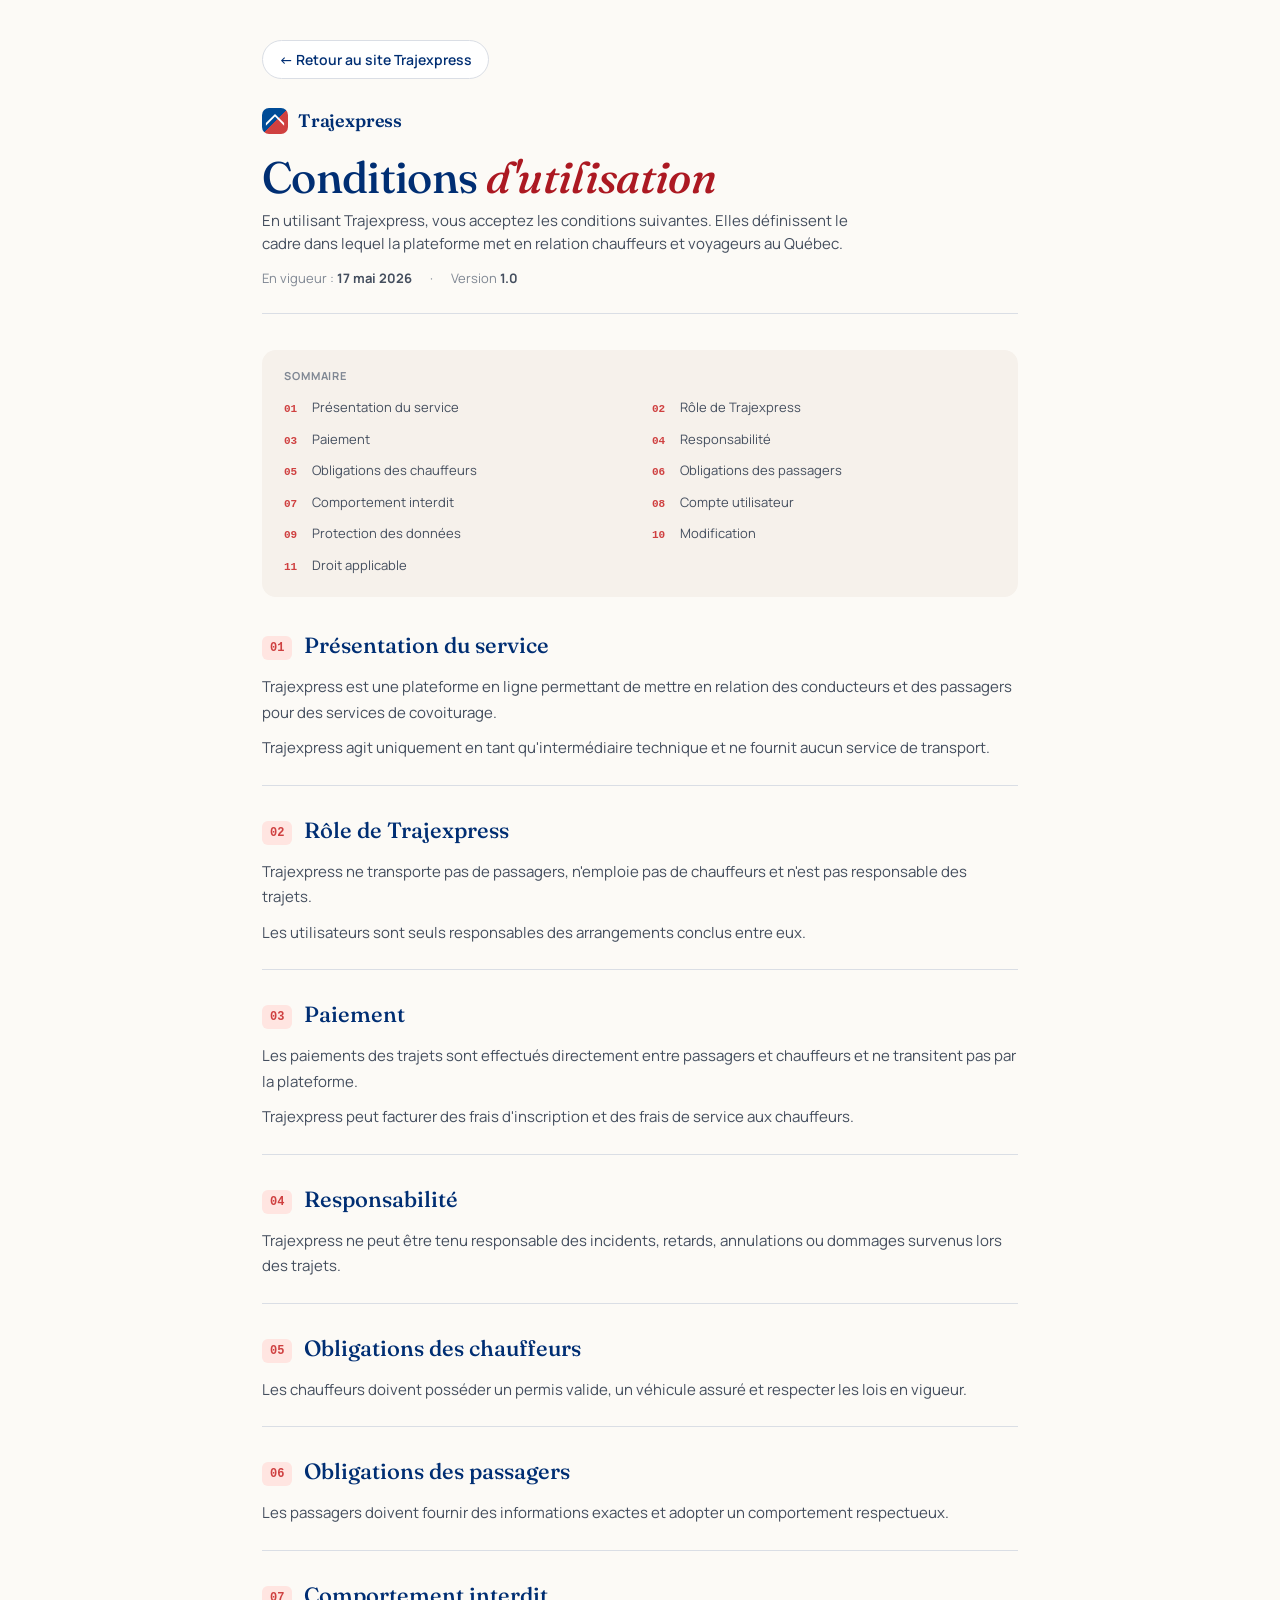
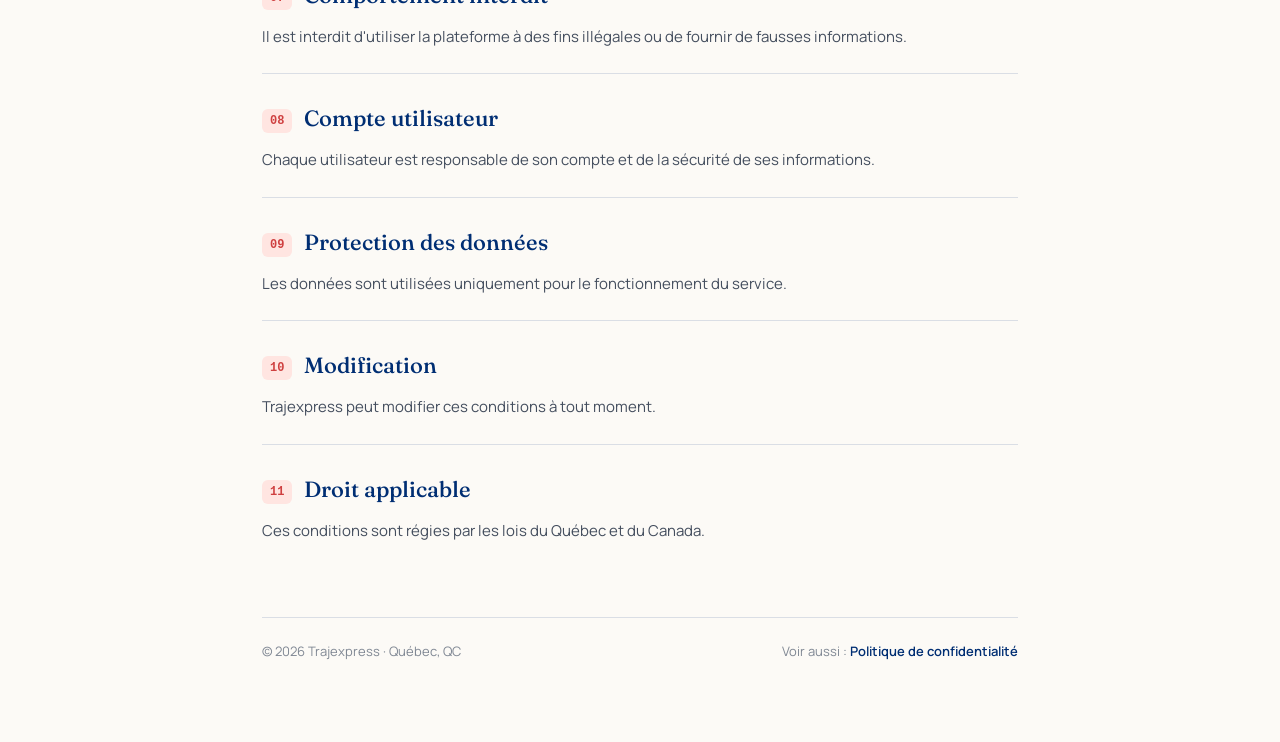
<file: Conditions.html>
<!DOCTYPE html>
<html lang="fr">
<head>
<meta charset="UTF-8">
<meta name="viewport" content="width=device-width, initial-scale=1">
<title>Conditions d'utilisation — Trajexpress</title>
<link rel="icon" type="image/svg+xml" href="favicon.svg">
<link rel="preconnect" href="https://fonts.googleapis.com">
<link rel="preconnect" href="https://fonts.gstatic.com" crossorigin>
<link href="https://fonts.googleapis.com/css2?family=Manrope:wght@400;500;600;700;800&family=Fraunces:ital,opsz,wght@0,9..144,400;0,9..144,500;0,9..144,600;1,9..144,400;1,9..144,500&display=swap" rel="stylesheet">
<link rel="stylesheet" href="styles.css">
<style>
  body { background: var(--bg); }
  .legal-page {
    max-width: 820px;
    margin: 0 auto;
    padding: 40px 32px 80px;
  }
  .legal-hero {
    padding: 28px 0 24px;
    border-bottom: 1px solid var(--line);
    margin-bottom: 36px;
  }
  .legal-hero h1 {
    font-family: var(--font-serif);
    font-weight: 500;
    font-size: 44px;
    line-height: 1.05;
    letter-spacing: -0.015em;
    margin: 14px 0 10px;
    color: var(--blue-deep);
  }
  .legal-hero h1 em { color: var(--red-deep); font-style: italic; }
  .legal-hero p {
    color: var(--ink-2);
    margin: 0;
    font-size: 15px;
    max-width: 620px;
  }
  .legal-meta {
    display: flex;
    gap: 18px;
    margin-top: 14px;
    color: var(--ink-3);
    font-size: 13px;
  }
  .legal-meta b { color: var(--ink-2); }

  /* ---- Table of contents ---- */
  .toc {
    background: var(--bg-soft);
    border-radius: var(--radius);
    padding: 18px 22px;
    margin-bottom: 32px;
  }
  .toc-title {
    font-size: 11px;
    font-weight: 700;
    letter-spacing: 0.08em;
    text-transform: uppercase;
    color: var(--ink-3);
    margin-bottom: 10px;
  }
  .toc-list {
    display: grid;
    grid-template-columns: 1fr 1fr;
    gap: 4px 24px;
  }
  .toc-list a {
    display: flex;
    align-items: baseline;
    gap: 10px;
    padding: 4px 0;
    color: var(--ink-2);
    font-size: 13px;
    text-decoration: none;
    transition: color 0.15s;
  }
  .toc-list a:hover { color: var(--blue-deep); }
  .toc-list a .n {
    font-family: var(--font-mono);
    color: var(--red);
    font-weight: 700;
    font-size: 11px;
    min-width: 18px;
  }

  /* ---- Sections ---- */
  .legal-section {
    margin-bottom: 28px;
    padding-bottom: 24px;
    border-bottom: 1px solid var(--line);
    scroll-margin-top: 24px;
  }
  .legal-section:last-of-type { border-bottom: none; }
  .legal-section h2 {
    font-family: var(--font-serif);
    font-weight: 500;
    font-size: 22px;
    color: var(--blue-deep);
    margin: 0 0 12px;
    display: flex;
    align-items: baseline;
    gap: 12px;
  }
  .legal-section h2 .num {
    font-family: var(--font-mono);
    font-size: 12px;
    color: var(--red);
    background: var(--red-soft);
    padding: 3px 8px;
    border-radius: 6px;
    font-weight: 700;
    position: relative;
    top: -2px;
    min-width: 28px;
    text-align: center;
  }
  .legal-section p {
    color: var(--ink-2);
    line-height: 1.7;
    font-size: 15px;
    margin: 0 0 10px;
  }
  .legal-section p:last-child { margin-bottom: 0; }

  .nav-back {
    display: inline-flex;
    align-items: center;
    gap: 8px;
    color: var(--blue-deep);
    font-weight: 600;
    font-size: 14px;
    padding: 8px 16px;
    border-radius: 999px;
    background: white;
    border: 1px solid var(--line);
  }
  .nav-back:hover { background: var(--bg-soft); }

  .brand-line {
    display: inline-flex;
    align-items: center;
    gap: 10px;
    font-family: var(--font-serif);
    font-weight: 600;
    font-size: 18px;
    letter-spacing: -0.01em;
    color: var(--blue-deep);
  }
  .brand-mark {
    width: 26px;
    height: 26px;
    border-radius: 7px;
    background: linear-gradient(135deg, var(--blue) 0%, var(--blue) 50%, var(--red) 50%, var(--red) 100%);
    position: relative;
  }
  .brand-mark::after {
    content: "";
    position: absolute;
    inset: 0;
    border-radius: inherit;
    background: white;
    clip-path: polygon(15% 60%, 50% 25%, 85% 60%, 85% 70%, 50% 35%, 15% 70%);
  }

  .footer-strip {
    margin-top: 50px;
    padding-top: 24px;
    border-top: 1px solid var(--line);
    display: flex;
    justify-content: space-between;
    align-items: center;
    color: var(--ink-3);
    font-size: 13px;
    flex-wrap: wrap;
    gap: 10px;
  }
  .footer-strip a {
    color: var(--blue-deep);
    text-decoration: none;
    font-weight: 600;
  }
  .footer-strip a:hover { text-decoration: underline; }

  @media (max-width: 600px) {
    .toc-list { grid-template-columns: 1fr; }
  }
</style>
</head>
<body>
<div class="legal-page">
  <a href="/" class="nav-back">← Retour au site Trajexpress</a>

  <header class="legal-hero">
    <div class="brand-line"><div class="brand-mark"></div>Trajexpress</div>
    <h1>Conditions <em>d'utilisation</em></h1>
    <p>En utilisant Trajexpress, vous acceptez les conditions suivantes. Elles définissent le cadre dans lequel la plateforme met en relation chauffeurs et voyageurs au Québec.</p>
    <div class="legal-meta">
      <span>En vigueur : <b>17 mai 2026</b></span>
      <span>·</span>
      <span>Version <b>1.0</b></span>
    </div>
  </header>

  <nav class="toc">
    <div class="toc-title">Sommaire</div>
    <div class="toc-list">
      <a href="#s1"><span class="n">01</span>Présentation du service</a>
      <a href="#s2"><span class="n">02</span>Rôle de Trajexpress</a>
      <a href="#s3"><span class="n">03</span>Paiement</a>
      <a href="#s4"><span class="n">04</span>Responsabilité</a>
      <a href="#s5"><span class="n">05</span>Obligations des chauffeurs</a>
      <a href="#s6"><span class="n">06</span>Obligations des passagers</a>
      <a href="#s7"><span class="n">07</span>Comportement interdit</a>
      <a href="#s8"><span class="n">08</span>Compte utilisateur</a>
      <a href="#s9"><span class="n">09</span>Protection des données</a>
      <a href="#s10"><span class="n">10</span>Modification</a>
      <a href="#s11"><span class="n">11</span>Droit applicable</a>
    </div>
  </nav>

  <section class="legal-section" id="s1">
    <h2><span class="num">01</span>Présentation du service</h2>
    <p>Trajexpress est une plateforme en ligne permettant de mettre en relation des conducteurs et des passagers pour des services de covoiturage.</p>
    <p>Trajexpress agit uniquement en tant qu'intermédiaire technique et ne fournit aucun service de transport.</p>
  </section>

  <section class="legal-section" id="s2">
    <h2><span class="num">02</span>Rôle de Trajexpress</h2>
    <p>Trajexpress ne transporte pas de passagers, n'emploie pas de chauffeurs et n'est pas responsable des trajets.</p>
    <p>Les utilisateurs sont seuls responsables des arrangements conclus entre eux.</p>
  </section>

  <section class="legal-section" id="s3">
    <h2><span class="num">03</span>Paiement</h2>
    <p>Les paiements des trajets sont effectués directement entre passagers et chauffeurs et ne transitent pas par la plateforme.</p>
    <p>Trajexpress peut facturer des frais d'inscription et des frais de service aux chauffeurs.</p>
  </section>

  <section class="legal-section" id="s4">
    <h2><span class="num">04</span>Responsabilité</h2>
    <p>Trajexpress ne peut être tenu responsable des incidents, retards, annulations ou dommages survenus lors des trajets.</p>
  </section>

  <section class="legal-section" id="s5">
    <h2><span class="num">05</span>Obligations des chauffeurs</h2>
    <p>Les chauffeurs doivent posséder un permis valide, un véhicule assuré et respecter les lois en vigueur.</p>
  </section>

  <section class="legal-section" id="s6">
    <h2><span class="num">06</span>Obligations des passagers</h2>
    <p>Les passagers doivent fournir des informations exactes et adopter un comportement respectueux.</p>
  </section>

  <section class="legal-section" id="s7">
    <h2><span class="num">07</span>Comportement interdit</h2>
    <p>Il est interdit d'utiliser la plateforme à des fins illégales ou de fournir de fausses informations.</p>
  </section>

  <section class="legal-section" id="s8">
    <h2><span class="num">08</span>Compte utilisateur</h2>
    <p>Chaque utilisateur est responsable de son compte et de la sécurité de ses informations.</p>
  </section>

  <section class="legal-section" id="s9">
    <h2><span class="num">09</span>Protection des données</h2>
    <p>Les données sont utilisées uniquement pour le fonctionnement du service.</p>
  </section>

  <section class="legal-section" id="s10">
    <h2><span class="num">10</span>Modification</h2>
    <p>Trajexpress peut modifier ces conditions à tout moment.</p>
  </section>

  <section class="legal-section" id="s11">
    <h2><span class="num">11</span>Droit applicable</h2>
    <p>Ces conditions sont régies par les lois du Québec et du Canada.</p>
  </section>

  <div class="footer-strip">
    <span>© 2026 Trajexpress · Québec, QC</span>
    <span>Voir aussi : <a href="Confidentialite.html">Politique de confidentialité</a></span>
  </div>
</div>
</body>
</html>
</file>
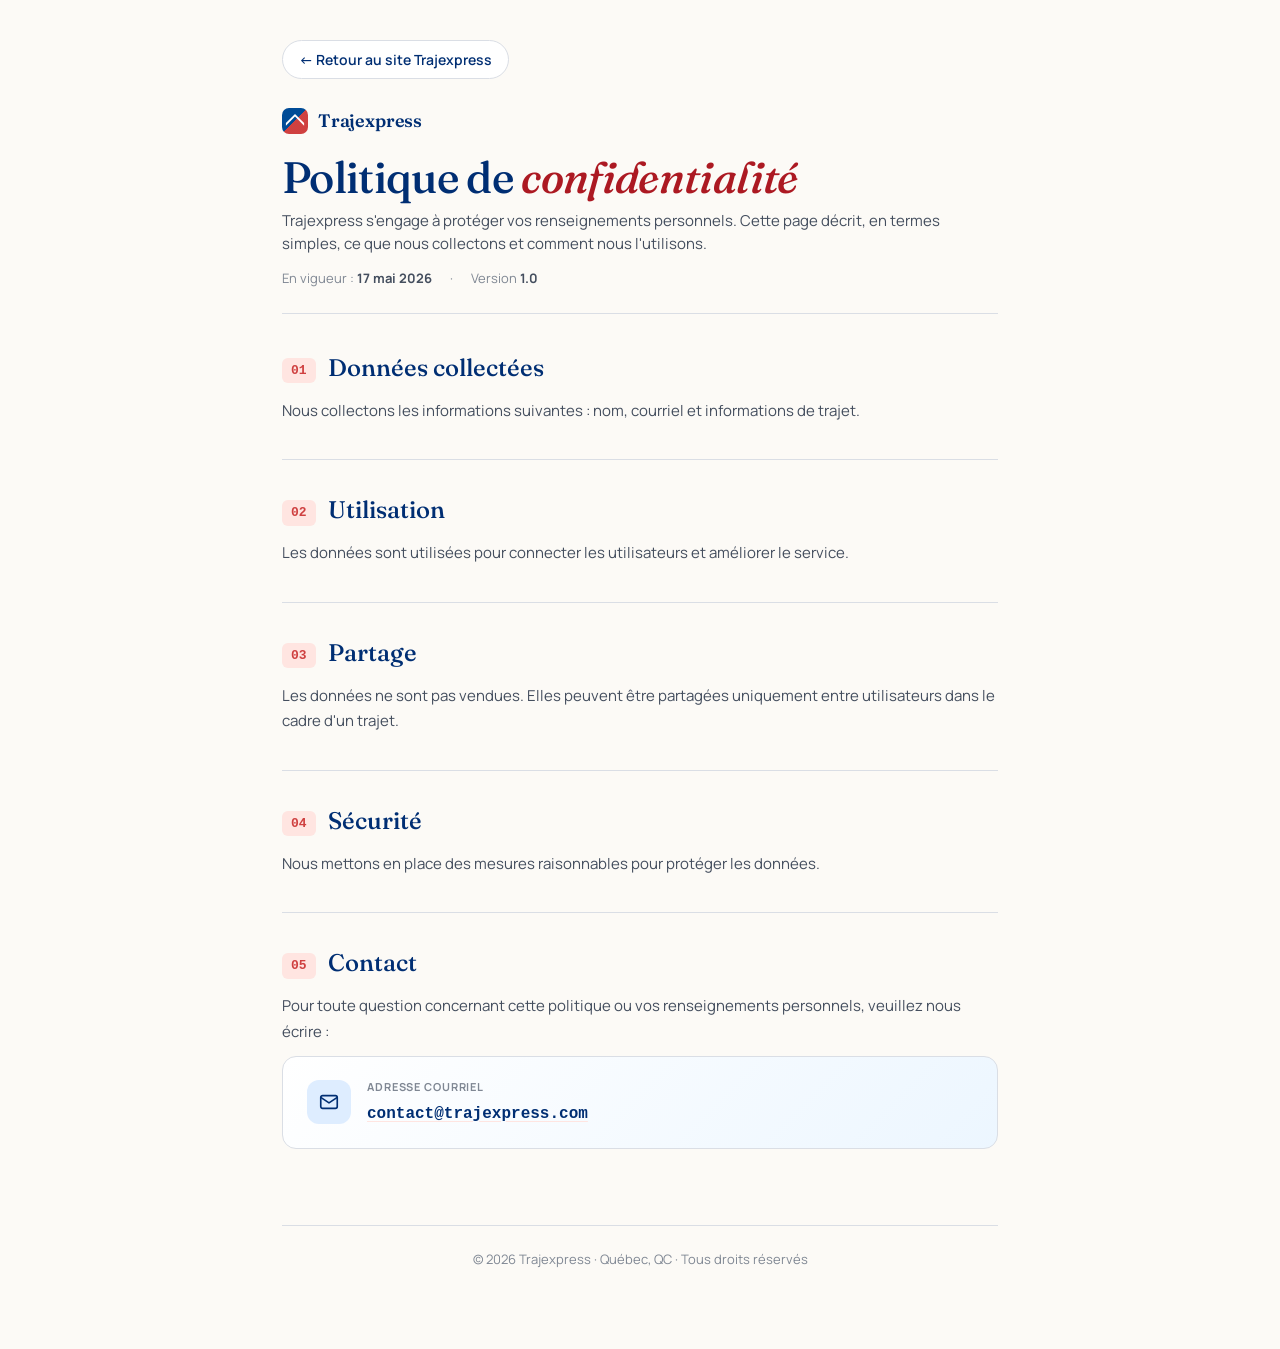
<file: Confidentialite.html>
<!DOCTYPE html>
<html lang="fr">
<head>
<meta charset="UTF-8">
<meta name="viewport" content="width=device-width, initial-scale=1">
<title>Politique de confidentialité — Trajexpress</title>
<link rel="icon" type="image/svg+xml" href="favicon.svg">
<link rel="preconnect" href="https://fonts.googleapis.com">
<link rel="preconnect" href="https://fonts.gstatic.com" crossorigin>
<link href="https://fonts.googleapis.com/css2?family=Manrope:wght@400;500;600;700;800&family=Fraunces:ital,opsz,wght@0,9..144,400;0,9..144,500;0,9..144,600;1,9..144,400;1,9..144,500&display=swap" rel="stylesheet">
<link rel="stylesheet" href="styles.css">
<style>
  body { background: var(--bg); }
  .legal-page {
    max-width: 780px;
    margin: 0 auto;
    padding: 40px 32px 80px;
  }
  .legal-hero {
    padding: 28px 0 24px;
    border-bottom: 1px solid var(--line);
    margin-bottom: 36px;
  }
  .legal-hero h1 {
    font-family: var(--font-serif);
    font-weight: 500;
    font-size: 44px;
    line-height: 1.05;
    letter-spacing: -0.015em;
    margin: 14px 0 10px;
    color: var(--blue-deep);
  }
  .legal-hero h1 em { color: var(--red-deep); font-style: italic; }
  .legal-hero p {
    color: var(--ink-2);
    margin: 0;
    font-size: 15px;
  }
  .legal-meta {
    display: flex;
    gap: 18px;
    margin-top: 14px;
    color: var(--ink-3);
    font-size: 13px;
  }
  .legal-meta b { color: var(--ink-2); }

  .legal-section {
    margin-bottom: 32px;
    padding-bottom: 26px;
    border-bottom: 1px solid var(--line);
  }
  .legal-section:last-of-type { border-bottom: none; }
  .legal-section h2 {
    font-family: var(--font-serif);
    font-weight: 500;
    font-size: 24px;
    color: var(--blue-deep);
    margin: 0 0 12px;
    display: flex;
    align-items: baseline;
    gap: 12px;
  }
  .legal-section h2 .num {
    font-family: var(--font-mono);
    font-size: 13px;
    color: var(--red);
    background: var(--red-soft);
    padding: 3px 9px;
    border-radius: 6px;
    font-weight: 700;
    position: relative;
    top: -2px;
  }
  .legal-section p {
    color: var(--ink-2);
    line-height: 1.7;
    font-size: 15px;
    margin: 0 0 10px;
  }
  .legal-section a {
    color: var(--blue-deep);
    font-weight: 600;
    text-decoration: underline;
    text-decoration-color: var(--red-soft);
    text-underline-offset: 3px;
  }
  .legal-section a:hover { text-decoration-color: var(--red); }

  .contact-card {
    background: linear-gradient(135deg, white 0%, var(--blue-tint) 100%);
    border: 1px solid var(--line);
    border-radius: var(--radius);
    padding: 22px 24px;
    margin-top: 12px;
    display: flex;
    align-items: center;
    gap: 16px;
  }
  .contact-card .icon {
    width: 44px; height: 44px;
    border-radius: 12px;
    background: var(--blue-soft);
    display: flex;
    align-items: center;
    justify-content: center;
    color: var(--blue-deep);
    flex-shrink: 0;
  }
  .contact-card .label {
    font-size: 11px;
    font-weight: 700;
    letter-spacing: 0.08em;
    text-transform: uppercase;
    color: var(--ink-3);
  }
  .contact-card .email {
    font-family: var(--font-mono);
    font-size: 16px;
    font-weight: 600;
    color: var(--blue-deep);
    margin-top: 2px;
  }

  .nav-back {
    display: inline-flex;
    align-items: center;
    gap: 8px;
    color: var(--blue-deep);
    font-weight: 600;
    font-size: 14px;
    padding: 8px 16px;
    border-radius: 999px;
    background: white;
    border: 1px solid var(--line);
  }
  .nav-back:hover { background: var(--bg-soft); }

  .brand-line {
    display: inline-flex;
    align-items: center;
    gap: 10px;
    font-family: var(--font-serif);
    font-weight: 600;
    font-size: 18px;
    letter-spacing: -0.01em;
    color: var(--blue-deep);
  }
  .brand-mark {
    width: 26px;
    height: 26px;
    border-radius: 7px;
    background: linear-gradient(135deg, var(--blue) 0%, var(--blue) 50%, var(--red) 50%, var(--red) 100%);
    position: relative;
  }
  .brand-mark::after {
    content: "";
    position: absolute;
    inset: 0;
    border-radius: inherit;
    background: white;
    clip-path: polygon(15% 60%, 50% 25%, 85% 60%, 85% 70%, 50% 35%, 15% 70%);
  }

  .footer-strip {
    margin-top: 50px;
    padding-top: 24px;
    border-top: 1px solid var(--line);
    text-align: center;
    color: var(--ink-3);
    font-size: 13px;
  }
</style>
</head>
<body>
<div class="legal-page">
  <a href="/" class="nav-back">← Retour au site Trajexpress</a>

  <header class="legal-hero">
    <div class="brand-line"><div class="brand-mark"></div>Trajexpress</div>
    <h1>Politique de <em>confidentialité</em></h1>
    <p>Trajexpress s'engage à protéger vos renseignements personnels. Cette page décrit, en termes simples, ce que nous collectons et comment nous l'utilisons.</p>
    <div class="legal-meta">
      <span>En vigueur : <b>17 mai 2026</b></span>
      <span>·</span>
      <span>Version <b>1.0</b></span>
    </div>
  </header>

  <section class="legal-section">
    <h2><span class="num">01</span>Données collectées</h2>
    <p>Nous collectons les informations suivantes : nom, courriel et informations de trajet.</p>
  </section>

  <section class="legal-section">
    <h2><span class="num">02</span>Utilisation</h2>
    <p>Les données sont utilisées pour connecter les utilisateurs et améliorer le service.</p>
  </section>

  <section class="legal-section">
    <h2><span class="num">03</span>Partage</h2>
    <p>Les données ne sont pas vendues. Elles peuvent être partagées uniquement entre utilisateurs dans le cadre d'un trajet.</p>
  </section>

  <section class="legal-section">
    <h2><span class="num">04</span>Sécurité</h2>
    <p>Nous mettons en place des mesures raisonnables pour protéger les données.</p>
  </section>

  <section class="legal-section">
    <h2><span class="num">05</span>Contact</h2>
    <p>Pour toute question concernant cette politique ou vos renseignements personnels, veuillez nous écrire :</p>
    <div class="contact-card">
      <div class="icon">
        <svg width="22" height="22" viewBox="0 0 24 24" fill="none">
          <rect x="3" y="5" width="18" height="14" rx="2" stroke="currentColor" stroke-width="1.8"/>
          <path d="M3 7l9 6 9-6" stroke="currentColor" stroke-width="1.8" stroke-linejoin="round"/>
        </svg>
      </div>
      <div>
        <div class="label">Adresse courriel</div>
        <a class="email" href="mailto:contact@trajexpress.com">contact@trajexpress.com</a>
      </div>
    </div>
  </section>

  <div class="footer-strip">
    © 2026 Trajexpress · Québec, QC · Tous droits réservés
  </div>
</div>
</body>
</html>
</file>
<file: styles.css>
/* Trajexpress — palette + base */
:root {
  --bg: oklch(0.985 0.005 80);
  --bg-soft: oklch(0.96 0.01 75);
  --bg-card: #ffffff;
  --ink: oklch(0.22 0.03 260);
  --ink-2: oklch(0.42 0.03 260);
  --ink-3: oklch(0.62 0.02 260);
  --line: oklch(0.9 0.01 260);
  --line-strong: oklch(0.82 0.015 260);

  --blue: oklch(0.42 0.14 255);
  --blue-deep: oklch(0.32 0.13 258);
  --blue-soft: oklch(0.94 0.03 255);
  --blue-tint: oklch(0.97 0.02 255);

  --red: oklch(0.58 0.18 25);
  --red-deep: oklch(0.48 0.18 25);
  --red-soft: oklch(0.95 0.04 25);

  --gold: oklch(0.78 0.12 80);
  --green: oklch(0.58 0.12 155);

  --radius: 14px;
  --radius-sm: 10px;
  --radius-lg: 22px;

  --shadow-sm: 0 1px 2px rgba(20, 25, 60, 0.04), 0 1px 1px rgba(20, 25, 60, 0.03);
  --shadow: 0 2px 6px rgba(20, 25, 60, 0.06), 0 8px 24px -8px rgba(20, 25, 60, 0.08);
  --shadow-lg: 0 12px 40px -8px rgba(30, 40, 90, 0.18);

  --font-sans: "Manrope", -apple-system, BlinkMacSystemFont, system-ui, sans-serif;
  --font-serif: "Fraunces", "Times New Roman", serif;
  --font-mono: "JetBrains Mono", ui-monospace, "SF Mono", monospace;
}

* { box-sizing: border-box; }

html, body {
  margin: 0;
  padding: 0;
  background: var(--bg);
  color: var(--ink);
  font-family: var(--font-sans);
  font-size: 15px;
  line-height: 1.5;
  -webkit-font-smoothing: antialiased;
  text-rendering: optimizeLegibility;
}

button {
  font-family: inherit;
  cursor: pointer;
  border: none;
  background: none;
  color: inherit;
}

input, select, textarea {
  font-family: inherit;
  font-size: inherit;
  color: inherit;
}

a { color: inherit; text-decoration: none; }

/* ---------- App shell ---------- */
.app {
  min-height: 100vh;
  display: flex;
  flex-direction: column;
}

/* ---------- Header ---------- */
.header {
  position: sticky;
  top: 0;
  z-index: 50;
  background: rgba(253, 250, 246, 0.85);
  backdrop-filter: saturate(140%) blur(10px);
  border-bottom: 1px solid var(--line);
}
.header-inner {
  max-width: 1280px;
  margin: 0 auto;
  padding: 14px 28px;
  display: flex;
  align-items: center;
  gap: 36px;
}
.brand {
  display: flex;
  align-items: center;
  gap: 10px;
  font-family: var(--font-serif);
  font-weight: 600;
  font-size: 22px;
  letter-spacing: -0.01em;
  color: var(--blue-deep);
}
.brand-mark {
  width: 30px;
  height: 30px;
  border-radius: 8px;
  background: linear-gradient(135deg, var(--blue) 0%, var(--blue) 50%, var(--red) 50%, var(--red) 100%);
  position: relative;
}
.brand-mark::after {
  content: "";
  position: absolute;
  inset: 0;
  border-radius: inherit;
  background: white;
  clip-path: polygon(15% 60%, 50% 25%, 85% 60%, 85% 70%, 50% 35%, 15% 70%);
}
.brand sup {
  font-family: var(--font-sans);
  font-size: 9px;
  font-weight: 700;
  letter-spacing: 0.1em;
  color: var(--red);
  margin-left: 4px;
  text-transform: uppercase;
}
.nav {
  display: flex;
  gap: 4px;
  margin-left: auto;
  align-items: center;
}
.nav-link {
  padding: 8px 14px;
  border-radius: 999px;
  font-size: 14px;
  font-weight: 500;
  color: var(--ink-2);
  transition: all 0.15s;
}
.nav-link:hover { background: var(--blue-tint); color: var(--blue-deep); }
.nav-link.active { background: var(--blue-soft); color: var(--blue-deep); }

/* ---------- Buttons ---------- */
.btn {
  display: inline-flex;
  align-items: center;
  justify-content: center;
  gap: 8px;
  padding: 10px 18px;
  border-radius: 999px;
  font-size: 14px;
  font-weight: 600;
  transition: all 0.15s;
  white-space: nowrap;
}
.btn-primary {
  background: var(--blue);
  color: white;
}
.btn-primary:hover { background: var(--blue-deep); }
.btn-red {
  background: var(--red);
  color: white;
}
.btn-red:hover { background: var(--red-deep); }
.btn-ghost {
  background: transparent;
  color: var(--ink);
  border: 1px solid var(--line-strong);
}
.btn-ghost:hover { background: var(--bg-soft); }
.btn-text {
  padding: 8px 12px;
  color: var(--blue-deep);
}
.btn-text:hover { background: var(--blue-tint); }
.btn-lg {
  padding: 14px 24px;
  font-size: 15px;
}
.btn-block { width: 100%; }
.btn:disabled { opacity: 0.5; cursor: not-allowed; }

/* ---------- Page container ---------- */
.page {
  max-width: 1280px;
  margin: 0 auto;
  padding: 28px;
  width: 100%;
  flex: 1;
}
.page-narrow {
  max-width: 720px;
}

/* ---------- Cards & forms ---------- */
.card {
  background: var(--bg-card);
  border: 1px solid var(--line);
  border-radius: var(--radius);
  padding: 22px;
}
.card-soft {
  background: var(--bg-soft);
  border-radius: var(--radius);
  padding: 20px;
}

.label {
  display: block;
  font-size: 12px;
  font-weight: 600;
  text-transform: uppercase;
  letter-spacing: 0.06em;
  color: var(--ink-2);
  margin-bottom: 6px;
}
.input, .select, .textarea {
  width: 100%;
  padding: 11px 14px;
  background: white;
  border: 1px solid var(--line-strong);
  border-radius: var(--radius-sm);
  font-size: 14px;
  color: var(--ink);
  transition: border 0.15s, box-shadow 0.15s;
}
.input:focus, .select:focus, .textarea:focus {
  outline: none;
  border-color: var(--blue);
  box-shadow: 0 0 0 4px var(--blue-tint);
}
.textarea { min-height: 90px; resize: vertical; }
.field { margin-bottom: 14px; }
.field-row { display: grid; grid-template-columns: 1fr 1fr; gap: 12px; }
.help {
  font-size: 12px;
  color: var(--ink-3);
  margin-top: 6px;
}

/* ---------- Pills, badges ---------- */
.pill {
  display: inline-flex;
  align-items: center;
  gap: 6px;
  padding: 4px 10px;
  border-radius: 999px;
  font-size: 12px;
  font-weight: 600;
  background: var(--bg-soft);
  color: var(--ink-2);
}
.pill-blue { background: var(--blue-soft); color: var(--blue-deep); }
.pill-red { background: var(--red-soft); color: var(--red-deep); }
.pill-green { background: oklch(0.94 0.04 155); color: oklch(0.42 0.13 155); }
.pill-gold { background: oklch(0.95 0.05 80); color: oklch(0.52 0.13 80); }
.pill-ink { background: var(--ink); color: white; }

.dot {
  width: 7px;
  height: 7px;
  border-radius: 50%;
  background: currentColor;
}

/* ---------- Hero ---------- */
.hero {
  background:
    radial-gradient(ellipse at 80% 10%, oklch(0.94 0.06 25 / 0.5) 0%, transparent 60%),
    radial-gradient(ellipse at 10% 90%, oklch(0.92 0.06 255 / 0.5) 0%, transparent 55%),
    linear-gradient(180deg, var(--bg) 0%, var(--bg-soft) 100%);
  padding: 56px 28px 80px;
  border-bottom: 1px solid var(--line);
  position: relative;
  overflow: hidden;
}
.hero-inner {
  max-width: 1280px;
  margin: 0 auto;
}
.hero-eyebrow {
  display: inline-flex;
  align-items: center;
  gap: 10px;
  padding: 6px 14px 6px 6px;
  background: white;
  border: 1px solid var(--line);
  border-radius: 999px;
  font-size: 13px;
  color: var(--ink-2);
  margin-bottom: 22px;
}
.hero-eyebrow .pill-blue { padding: 3px 9px; }
.hero h1 {
  font-family: var(--font-serif);
  font-weight: 500;
  font-size: clamp(40px, 5.5vw, 64px);
  line-height: 1.02;
  letter-spacing: -0.02em;
  margin: 0 0 18px;
  color: var(--blue-deep);
  max-width: 880px;
  text-wrap: balance;
}
.hero h1 em {
  font-style: italic;
  color: var(--red-deep);
  font-weight: 400;
}
.hero-sub {
  font-size: 18px;
  color: var(--ink-2);
  max-width: 580px;
  margin: 0 0 32px;
  line-height: 1.5;
}

/* ---------- Search bar ---------- */
.search-bar {
  background: white;
  border: 1px solid var(--line);
  border-radius: 20px;
  padding: 8px;
  display: grid;
  grid-template-columns: 1.2fr 1.2fr 1fr 0.8fr auto;
  gap: 2px;
  align-items: stretch;
  box-shadow: var(--shadow-lg);
  position: relative;
}
.search-bar::before {
  content: "";
  position: absolute;
  inset: -3px;
  border-radius: 22px;
  border: 1px solid var(--red-soft);
  pointer-events: none;
  z-index: -1;
}
.search-cell {
  padding: 12px 18px;
  display: flex;
  flex-direction: column;
  justify-content: center;
  border-right: 1px solid var(--line);
  position: relative;
}
.search-cell:last-of-type { border-right: none; }
.search-cell-label {
  font-size: 11px;
  font-weight: 700;
  text-transform: uppercase;
  letter-spacing: 0.08em;
  color: var(--ink-3);
  margin-bottom: 4px;
}
.search-cell input,
.search-cell select {
  border: none;
  background: transparent;
  font-size: 16px;
  font-weight: 600;
  color: var(--ink);
  padding: 0;
  width: 100%;
}
.search-cell input:focus,
.search-cell select:focus { outline: none; }
.search-cell input::placeholder { color: var(--ink-3); font-weight: 500; }
.search-submit {
  display: flex;
  align-items: center;
  justify-content: center;
  padding: 0 12px;
}
.search-submit button {
  height: 100%;
  width: 64px;
  border-radius: 14px;
  background: var(--red);
  color: white;
  font-weight: 700;
  font-size: 13px;
  letter-spacing: 0.04em;
  text-transform: uppercase;
  transition: background 0.15s;
}
.search-submit button:hover { background: var(--red-deep); }

/* ---------- Hero meta strip ---------- */
.hero-meta {
  margin-top: 36px;
  display: flex;
  gap: 32px;
  flex-wrap: wrap;
  color: var(--ink-2);
  font-size: 14px;
}
.hero-meta b { color: var(--blue-deep); font-weight: 700; font-size: 22px; font-family: var(--font-serif); }

/* ---------- Sections ---------- */
.section { padding: 56px 0; }
.section-title {
  font-family: var(--font-serif);
  font-weight: 500;
  font-size: 32px;
  letter-spacing: -0.01em;
  margin: 0 0 28px;
  color: var(--blue-deep);
}
.section-title em { color: var(--red-deep); font-style: italic; }

/* ---------- Popular routes grid ---------- */
.routes-grid {
  display: grid;
  grid-template-columns: repeat(4, 1fr);
  gap: 12px;
}
.route-tile {
  background: white;
  border: 1px solid var(--line);
  border-radius: var(--radius);
  padding: 18px;
  text-align: left;
  transition: all 0.15s;
  display: flex;
  flex-direction: column;
  gap: 8px;
}
.route-tile:hover {
  border-color: var(--blue);
  transform: translateY(-2px);
  box-shadow: var(--shadow);
}
.route-tile-route {
  font-weight: 700;
  font-size: 16px;
  color: var(--ink);
  display: flex;
  align-items: center;
  gap: 8px;
}
.route-arrow {
  display: inline-block;
  color: var(--red);
  font-weight: 700;
}
.route-meta {
  font-size: 12px;
  color: var(--ink-3);
  display: flex;
  gap: 10px;
}
.route-price {
  margin-top: 6px;
  font-size: 13px;
  color: var(--blue-deep);
  font-weight: 600;
}

/* ---------- How it works ---------- */
.how-grid {
  display: grid;
  grid-template-columns: repeat(3, 1fr);
  gap: 20px;
}
.how-card {
  background: white;
  border: 1px solid var(--line);
  border-radius: var(--radius);
  padding: 28px;
  position: relative;
  overflow: hidden;
}
.how-card-num {
  font-family: var(--font-serif);
  font-size: 60px;
  line-height: 1;
  color: var(--red-soft);
  position: absolute;
  top: 10px;
  right: 18px;
  font-weight: 500;
}
.how-card h3 {
  margin: 0 0 8px;
  font-size: 18px;
  color: var(--blue-deep);
}
.how-card p {
  margin: 0;
  color: var(--ink-2);
  font-size: 14px;
  line-height: 1.55;
}

/* ---------- Trip card (search results) ---------- */
.results-layout {
  display: grid;
  grid-template-columns: 280px 1fr;
  gap: 28px;
}
.filter-card { position: sticky; top: 90px; }
.filter-group { margin-bottom: 20px; }
.filter-group:last-child { margin-bottom: 0; }
.filter-group h4 {
  font-size: 12px;
  font-weight: 700;
  text-transform: uppercase;
  letter-spacing: 0.06em;
  color: var(--ink-2);
  margin: 0 0 10px;
}
.checkbox-row {
  display: flex;
  align-items: center;
  gap: 8px;
  font-size: 14px;
  color: var(--ink-2);
  margin-bottom: 6px;
  cursor: pointer;
}
.checkbox-row input { accent-color: var(--blue); }
.checkbox-row .count { margin-left: auto; color: var(--ink-3); font-size: 12px; }

.results-header {
  display: flex;
  align-items: center;
  justify-content: space-between;
  margin-bottom: 18px;
}
.results-header h2 {
  font-family: var(--font-serif);
  font-weight: 500;
  font-size: 26px;
  margin: 0;
  color: var(--blue-deep);
}
.results-header h2 em { color: var(--red-deep); }

.trip-card {
  background: white;
  border: 1px solid var(--line);
  border-radius: var(--radius);
  padding: 20px 22px;
  margin-bottom: 12px;
  display: grid;
  grid-template-columns: 90px 1fr 180px 130px;
  gap: 20px;
  align-items: center;
  transition: all 0.15s;
  cursor: pointer;
}
.trip-card:hover {
  border-color: var(--blue);
  box-shadow: var(--shadow);
  transform: translateY(-1px);
}
.trip-time {
  text-align: center;
}
.trip-time-start {
  font-family: var(--font-serif);
  font-weight: 500;
  font-size: 28px;
  color: var(--blue-deep);
  line-height: 1;
}
.trip-time-dur {
  font-size: 11px;
  color: var(--ink-3);
  margin: 6px 0;
  letter-spacing: 0.04em;
}
.trip-time-end {
  font-family: var(--font-serif);
  font-weight: 500;
  font-size: 22px;
  color: var(--ink-2);
  line-height: 1;
}
.trip-route {
  display: flex;
  flex-direction: column;
  gap: 8px;
}
.trip-route-line {
  display: flex;
  align-items: center;
  gap: 10px;
  font-size: 15px;
  font-weight: 600;
  color: var(--ink);
}
.trip-route-line .marker {
  width: 10px;
  height: 10px;
  border-radius: 50%;
  flex-shrink: 0;
}
.trip-route-line.from .marker { background: var(--blue); }
.trip-route-line.to .marker { background: var(--red); }
.trip-route-divider {
  width: 1px;
  height: 14px;
  background: var(--line-strong);
  margin-left: 4px;
}
.trip-driver {
  display: flex;
  align-items: center;
  gap: 10px;
}
.avatar {
  width: 40px;
  height: 40px;
  border-radius: 50%;
  background: var(--blue-soft);
  color: var(--blue-deep);
  display: flex;
  align-items: center;
  justify-content: center;
  font-weight: 700;
  font-size: 14px;
  flex-shrink: 0;
  border: 2px solid white;
  box-shadow: 0 0 0 1px var(--line);
}
.avatar-lg { width: 64px; height: 64px; font-size: 22px; }
.trip-driver-info { line-height: 1.2; min-width: 0; }
.trip-driver-name { font-weight: 600; font-size: 14px; }
.trip-driver-rating {
  font-size: 12px;
  color: var(--ink-3);
  display: flex;
  align-items: center;
  gap: 4px;
  margin-top: 2px;
}
.star { color: var(--gold); }
.trip-price-block { text-align: right; }
.trip-price {
  font-family: var(--font-serif);
  font-weight: 500;
  font-size: 30px;
  color: var(--blue-deep);
  line-height: 1;
}
.trip-price-unit { font-size: 13px; color: var(--ink-3); }
.trip-seats {
  font-size: 12px;
  color: var(--ink-2);
  margin-top: 6px;
}
.trip-seats.few { color: var(--red-deep); font-weight: 600; }

/* ---------- Trip detail ---------- */
.detail-layout {
  display: grid;
  grid-template-columns: 1fr 360px;
  gap: 28px;
}
.timeline {
  position: relative;
  padding-left: 22px;
}
.timeline::before {
  content: "";
  position: absolute;
  left: 4px;
  top: 16px;
  bottom: 16px;
  width: 2px;
  background: var(--line-strong);
}
.timeline-step {
  position: relative;
  padding-bottom: 22px;
}
.timeline-step::before {
  content: "";
  position: absolute;
  left: -22px;
  top: 8px;
  width: 10px;
  height: 10px;
  border-radius: 50%;
  background: var(--blue);
  border: 2px solid white;
  box-shadow: 0 0 0 1px var(--line-strong);
}
.timeline-step:last-child::before { background: var(--red); }
.timeline-step:last-child { padding-bottom: 0; }
.timeline-time {
  font-family: var(--font-serif);
  font-size: 22px;
  color: var(--blue-deep);
  line-height: 1;
}
.timeline-place { font-weight: 600; font-size: 15px; margin-top: 6px; }
.timeline-addr { font-size: 13px; color: var(--ink-3); margin-top: 2px; }

.detail-section {
  padding: 24px 0;
  border-bottom: 1px solid var(--line);
}
.detail-section:last-child { border-bottom: none; }
.detail-section h3 {
  margin: 0 0 14px;
  font-size: 17px;
  color: var(--blue-deep);
  font-family: var(--font-serif);
  font-weight: 500;
}
.detail-feat-grid {
  display: grid;
  grid-template-columns: repeat(2, 1fr);
  gap: 8px 24px;
  font-size: 14px;
  color: var(--ink-2);
}
.detail-feat-grid .row { display: flex; align-items: center; gap: 8px; }
.detail-feat-grid .check { color: var(--green); font-weight: 700; }
.detail-feat-grid .cross { color: var(--red); }

.booking-card {
  position: sticky;
  top: 90px;
  background: white;
  border: 1px solid var(--line);
  border-radius: var(--radius);
  padding: 22px;
}
.price-summary {
  background: var(--blue-tint);
  border-radius: var(--radius-sm);
  padding: 16px;
  margin: 14px 0;
}
.price-row {
  display: flex;
  justify-content: space-between;
  align-items: center;
  font-size: 14px;
  color: var(--ink-2);
  padding: 4px 0;
}
.price-row.total {
  font-size: 18px;
  color: var(--blue-deep);
  font-weight: 700;
  border-top: 1px dashed var(--line-strong);
  padding-top: 10px;
  margin-top: 6px;
}
.price-row.total b { font-family: var(--font-serif); font-size: 24px; }

.notice {
  background: var(--red-soft);
  border-left: 3px solid var(--red);
  border-radius: 6px;
  padding: 12px 14px;
  font-size: 13px;
  color: var(--red-deep);
  margin: 14px 0;
  line-height: 1.5;
}
.notice b { display: block; margin-bottom: 2px; }
.notice-blue {
  background: var(--blue-tint);
  border-left-color: var(--blue);
  color: var(--blue-deep);
}

/* ---------- Auth & form panels ---------- */
.auth-shell {
  display: grid;
  grid-template-columns: 1fr 1fr;
  gap: 0;
  background: white;
  border-radius: var(--radius-lg);
  border: 1px solid var(--line);
  overflow: hidden;
  box-shadow: var(--shadow);
}
.auth-side {
  background:
    radial-gradient(ellipse at 30% 20%, oklch(0.55 0.16 25 / 0.18) 0%, transparent 60%),
    linear-gradient(135deg, var(--blue-deep) 0%, var(--blue) 100%);
  color: white;
  padding: 40px;
  display: flex;
  flex-direction: column;
  justify-content: space-between;
  min-height: 540px;
}
.auth-side h2 {
  font-family: var(--font-serif);
  font-weight: 500;
  font-size: 32px;
  line-height: 1.1;
  margin: 0 0 16px;
}
.auth-side h2 em { color: oklch(0.85 0.12 25); font-style: italic; }
.auth-side p { color: oklch(0.86 0.02 255); font-size: 15px; max-width: 320px; }
.auth-side-list {
  display: flex;
  flex-direction: column;
  gap: 10px;
  font-size: 14px;
  color: oklch(0.92 0.02 255);
}
.auth-side-list .row { display: flex; gap: 10px; align-items: flex-start; }
.auth-side-list .bullet {
  width: 22px; height: 22px;
  border-radius: 50%;
  background: oklch(0.85 0.12 25);
  color: var(--blue-deep);
  display: flex;
  align-items: center;
  justify-content: center;
  font-weight: 800;
  font-size: 12px;
  flex-shrink: 0;
}

.auth-body {
  padding: 40px;
}
.auth-tabs {
  display: flex;
  gap: 4px;
  background: var(--bg-soft);
  padding: 4px;
  border-radius: 999px;
  margin-bottom: 22px;
  width: fit-content;
}
.auth-tab {
  padding: 8px 18px;
  border-radius: 999px;
  font-size: 13px;
  font-weight: 600;
  color: var(--ink-2);
}
.auth-tab.active { background: white; color: var(--blue-deep); box-shadow: var(--shadow-sm); }

/* ---------- Driver dashboard ---------- */
.dash-grid {
  display: grid;
  grid-template-columns: 240px 1fr;
  gap: 28px;
}
.dash-sidebar {
  display: flex;
  flex-direction: column;
  gap: 4px;
}
.dash-link {
  padding: 10px 14px;
  border-radius: var(--radius-sm);
  font-size: 14px;
  font-weight: 500;
  color: var(--ink-2);
  display: flex;
  align-items: center;
  gap: 10px;
  text-align: left;
  width: 100%;
  transition: all 0.15s;
}
.dash-link:hover { background: var(--bg-soft); }
.dash-link.active { background: var(--blue-soft); color: var(--blue-deep); font-weight: 700; }

.dash-stats {
  display: grid;
  grid-template-columns: repeat(4, 1fr);
  gap: 12px;
  margin-bottom: 24px;
}
.stat-card {
  background: white;
  border: 1px solid var(--line);
  border-radius: var(--radius);
  padding: 18px 20px;
}
.stat-card .label-stat {
  font-size: 12px;
  font-weight: 600;
  text-transform: uppercase;
  letter-spacing: 0.06em;
  color: var(--ink-3);
}
.stat-card .val {
  font-family: var(--font-serif);
  font-weight: 500;
  font-size: 32px;
  color: var(--blue-deep);
  margin: 4px 0;
  line-height: 1.05;
}
.stat-card .sub {
  font-size: 12px;
  color: var(--ink-3);
}
.stat-card.accent .val { color: var(--red-deep); }

/* ---------- Admin ---------- */
.admin-lock {
  max-width: 460px;
  margin: 60px auto;
  background: white;
  border: 1px solid var(--line);
  border-radius: var(--radius-lg);
  padding: 40px;
  text-align: center;
  position: relative;
  overflow: hidden;
}
.admin-lock::before {
  content: "";
  position: absolute;
  top: 0; left: 0; right: 0;
  height: 5px;
  background: linear-gradient(90deg, var(--blue) 0%, var(--blue) 50%, var(--red) 50%, var(--red) 100%);
}
.admin-lock h2 {
  font-family: var(--font-serif);
  font-weight: 500;
  font-size: 28px;
  color: var(--blue-deep);
  margin: 14px 0 8px;
}
.admin-lock p { color: var(--ink-2); margin: 0 0 24px; }
.admin-code-input {
  text-align: center;
  font-family: var(--font-mono);
  font-size: 22px;
  letter-spacing: 0.4em;
  font-weight: 700;
  padding: 16px;
}
.admin-hint {
  margin-top: 18px;
  font-size: 12px;
  color: var(--ink-3);
}

.admin-stats {
  display: grid;
  grid-template-columns: repeat(4, 1fr);
  gap: 14px;
  margin-bottom: 28px;
}
.admin-stat {
  background: white;
  border: 1px solid var(--line);
  border-radius: var(--radius);
  padding: 22px;
  position: relative;
}
.admin-stat .label-stat {
  font-size: 11px;
  font-weight: 700;
  letter-spacing: 0.08em;
  text-transform: uppercase;
  color: var(--ink-3);
}
.admin-stat .val {
  font-family: var(--font-serif);
  font-size: 36px;
  font-weight: 500;
  color: var(--blue-deep);
  margin: 6px 0 2px;
  line-height: 1.05;
}
.admin-stat.red .val { color: var(--red-deep); }
.admin-stat .trend {
  font-size: 12px;
  color: var(--green);
  font-weight: 600;
}

.admin-grid {
  display: grid;
  grid-template-columns: 2fr 1fr;
  gap: 20px;
}

/* ---------- Tables ---------- */
.table {
  width: 100%;
  border-collapse: separate;
  border-spacing: 0;
  font-size: 14px;
}
.table th {
  text-align: left;
  font-size: 11px;
  font-weight: 700;
  text-transform: uppercase;
  letter-spacing: 0.06em;
  color: var(--ink-3);
  padding: 12px 14px;
  border-bottom: 1px solid var(--line);
}
.table td {
  padding: 14px;
  border-bottom: 1px solid var(--line);
  color: var(--ink-2);
}
.table tr:last-child td { border-bottom: none; }
.table tr:hover td { background: var(--bg-soft); }

/* ---------- Chart placeholder ---------- */
.chart {
  height: 220px;
  display: flex;
  align-items: flex-end;
  gap: 6px;
  padding: 14px 4px 4px;
}
.bar {
  flex: 1;
  background: linear-gradient(180deg, var(--blue) 0%, var(--blue-deep) 100%);
  border-radius: 6px 6px 0 0;
  position: relative;
  min-height: 10%;
  transition: opacity 0.15s;
}
.bar.red {
  background: linear-gradient(180deg, var(--red) 0%, var(--red-deep) 100%);
}
.bar:hover { opacity: 0.85; }
.bar-label {
  position: absolute;
  bottom: -20px;
  left: 0; right: 0;
  text-align: center;
  font-size: 10px;
  color: var(--ink-3);
  font-weight: 600;
}

/* ---------- Footer ---------- */
.footer {
  margin-top: 60px;
  padding: 36px 28px;
  background: var(--blue-deep);
  color: oklch(0.86 0.02 255);
  font-size: 13px;
}
.footer-inner {
  max-width: 1280px;
  margin: 0 auto;
  display: flex;
  align-items: center;
  justify-content: space-between;
  gap: 20px;
  flex-wrap: wrap;
}
.footer .brand { color: white; }
.footer .brand-mark { background: white; }
.footer .brand-mark::after { background: var(--blue-deep); }
.footer-links { display: flex; gap: 18px; }
.footer-links a:hover { color: white; }

/* ---------- Misc ---------- */
.divider { height: 1px; background: var(--line); margin: 18px 0; }
.spacer-sm { height: 12px; }
.spacer { height: 22px; }
.row-between { display: flex; justify-content: space-between; align-items: center; }
.row-gap { display: flex; gap: 10px; align-items: center; }
.text-c { text-align: center; }
.muted { color: var(--ink-3); }
.small { font-size: 12px; }
.placeholder-img {
  background:
    repeating-linear-gradient(135deg, var(--bg-soft), var(--bg-soft) 8px, white 8px, white 16px);
  border: 1px dashed var(--line-strong);
  border-radius: var(--radius);
  display: flex;
  align-items: center;
  justify-content: center;
  font-family: var(--font-mono);
  font-size: 11px;
  color: var(--ink-3);
  text-transform: uppercase;
  letter-spacing: 0.06em;
}

.toast {
  position: fixed;
  bottom: 24px;
  left: 50%;
  transform: translateX(-50%);
  background: var(--blue-deep);
  color: white;
  padding: 12px 22px;
  border-radius: 999px;
  font-size: 14px;
  font-weight: 600;
  box-shadow: var(--shadow-lg);
  z-index: 1000;
  animation: toastIn 0.25s ease-out;
}
@keyframes toastIn {
  from { opacity: 0; transform: translate(-50%, 12px); }
  to { opacity: 1; transform: translate(-50%, 0); }
}

/* ---------- Messages (chat) ---------- */
.messages-shell {
  display: grid;
  grid-template-columns: 320px 1fr;
  gap: 0;
  background: white;
  border: 1px solid var(--line);
  border-radius: var(--radius-lg);
  overflow: hidden;
  min-height: 600px;
  height: calc(100vh - 220px);
  max-height: 760px;
}
.messages-list {
  border-right: 1px solid var(--line);
  background: var(--bg-soft);
  overflow-y: auto;
}
.conv-item {
  display: grid;
  grid-template-columns: 44px 1fr;
  gap: 12px;
  width: 100%;
  padding: 14px 16px;
  border-bottom: 1px solid var(--line);
  text-align: left;
  background: transparent;
  cursor: pointer;
  transition: background 0.12s;
}
.conv-item:hover { background: white; }
.conv-item.active { background: white; box-shadow: inset 3px 0 0 var(--red); }
.conv-item-body { min-width: 0; }
.conv-item-top {
  display: flex;
  justify-content: space-between;
  align-items: baseline;
  gap: 8px;
}
.conv-item-name {
  font-weight: 700;
  font-size: 14px;
  color: var(--ink);
  white-space: nowrap;
  overflow: hidden;
  text-overflow: ellipsis;
}
.conv-item-time {
  font-size: 11px;
  color: var(--ink-3);
  white-space: nowrap;
  flex-shrink: 0;
}
.conv-item-preview {
  font-size: 13px;
  color: var(--ink-2);
  white-space: nowrap;
  overflow: hidden;
  text-overflow: ellipsis;
  margin: 2px 0;
}
.conv-item-trip {
  font-size: 11px;
  color: var(--blue-deep);
  font-weight: 600;
  letter-spacing: 0.02em;
}

.messages-thread {
  display: flex;
  flex-direction: column;
  min-width: 0;
  background:
    radial-gradient(ellipse at top, var(--blue-tint) 0%, transparent 40%),
    white;
}
.thread-head {
  display: flex;
  justify-content: space-between;
  align-items: center;
  padding: 16px 22px;
  border-bottom: 1px solid var(--line);
  background: white;
  flex-shrink: 0;
}
.thread-scroll {
  flex: 1;
  overflow-y: auto;
  padding: 22px 28px;
  display: flex;
  flex-direction: column;
  gap: 4px;
}
.thread-time {
  text-align: center;
  font-size: 11px;
  font-weight: 600;
  color: var(--ink-3);
  text-transform: uppercase;
  letter-spacing: 0.06em;
  margin: 14px 0 8px;
}
.bubble {
  max-width: 70%;
  margin: 2px 0;
  display: flex;
}
.bubble.me { align-self: flex-end; }
.bubble.them { align-self: flex-start; }
.bubble-text {
  padding: 10px 14px;
  border-radius: 18px;
  font-size: 14.5px;
  line-height: 1.45;
  white-space: pre-wrap;
  word-wrap: break-word;
}
.bubble.me .bubble-text {
  background: var(--blue);
  color: white;
  border-bottom-right-radius: 5px;
}
.bubble.them .bubble-text {
  background: var(--bg-soft);
  color: var(--ink);
  border: 1px solid var(--line);
  border-bottom-left-radius: 5px;
}
.thread-input {
  display: flex;
  gap: 8px;
  padding: 14px 22px;
  border-top: 1px solid var(--line);
  background: white;
  flex-shrink: 0;
}
.thread-input .input {
  flex: 1;
}
.thread-input .btn {
  padding: 11px 18px;
}
.thread-note {
  display: flex;
  align-items: center;
  gap: 6px;
  justify-content: center;
  padding: 6px 22px 12px;
  font-size: 11px;
  color: var(--ink-3);
  background: white;
}

@media (max-width: 900px) {
  .messages-shell {
    grid-template-columns: 1fr;
    height: auto;
    max-height: none;
  }
  .messages-list {
    border-right: none;
    border-bottom: 1px solid var(--line);
    max-height: 280px;
  }
  .thread-scroll { padding: 18px; }
}

/* ---------- Burger + menu mobile ---------- */
.nav-burger {
  display: none;
  width: 42px;
  height: 42px;
  border-radius: 10px;
  align-items: center;
  justify-content: center;
  margin-left: auto;
}
.nav-burger:hover { background: var(--bg-soft); }
.burger-icon {
  display: flex;
  flex-direction: column;
  justify-content: center;
  gap: 5px;
  width: 22px;
  height: 16px;
}
.burger-icon span {
  display: block;
  height: 2px;
  width: 100%;
  background: var(--blue-deep);
  border-radius: 2px;
  transition: transform 0.25s, opacity 0.2s;
}
.burger-icon.open span:nth-child(1) { transform: translateY(7px) rotate(45deg); }
.burger-icon.open span:nth-child(2) { opacity: 0; }
.burger-icon.open span:nth-child(3) { transform: translateY(-7px) rotate(-45deg); }

.nav-overlay {
  position: fixed;
  inset: 0;
  top: 61px;
  background: rgba(20, 25, 60, 0.35);
  z-index: 40;
  animation: fadeIn 0.2s;
}
@keyframes fadeIn { from { opacity: 0; } to { opacity: 1; } }

.nav-mobile {
  display: none;
  position: fixed;
  top: 61px;
  left: 0;
  right: 0;
  z-index: 45;
  background: white;
  border-bottom: 1px solid var(--line);
  padding: 16px 20px 24px;
  flex-direction: column;
  gap: 2px;
  box-shadow: var(--shadow-lg);
  transform: translateY(-12px);
  opacity: 0;
  pointer-events: none;
  transition: transform 0.22s ease-out, opacity 0.22s;
  max-height: calc(100vh - 61px);
  overflow-y: auto;
}
.nav-mobile.open {
  transform: translateY(0);
  opacity: 1;
  pointer-events: auto;
}
.nav-mobile-user {
  display: flex;
  align-items: center;
  gap: 12px;
  padding: 12px 14px 16px;
  margin-bottom: 8px;
  border-bottom: 1px solid var(--line);
}
.nav-mobile-link {
  text-align: left;
  padding: 14px 16px;
  border-radius: var(--radius-sm);
  font-size: 16px;
  font-weight: 600;
  color: var(--ink);
  transition: background 0.12s;
}
.nav-mobile-link:hover { background: var(--bg-soft); }
.nav-mobile-link.active { background: var(--blue-soft); color: var(--blue-deep); }

@media (max-width: 980px) {
  .search-bar { grid-template-columns: 1fr 1fr; }
  .results-layout, .detail-layout, .dash-grid, .admin-grid { grid-template-columns: 1fr; }
  .routes-grid { grid-template-columns: repeat(2, 1fr); }
  .how-grid { grid-template-columns: 1fr; }
  .auth-shell { grid-template-columns: 1fr; }
  .admin-stats, .dash-stats { grid-template-columns: repeat(2, 1fr); }
}

/* ---------- Mobile : téléphones et petites tablettes ---------- */
@media (max-width: 760px) {
  body { font-size: 14px; }

  /* Header : on masque la nav bureau, on montre le burger */
  .header-inner { padding: 12px 18px; gap: 12px; }
  .nav-desktop { display: none; }
  .nav-burger { display: flex; }
  .nav-mobile { display: flex; }
  .brand { font-size: 19px; }

  /* Conteneurs */
  .page { padding: 20px 18px; }
  .section { padding: 36px 0; }
  .section-title { font-size: 26px; }

  /* Hero */
  .hero { padding: 36px 18px 48px; }
  .hero h1 { font-size: clamp(32px, 9vw, 44px); }
  .hero-sub { font-size: 16px; }
  .hero-eyebrow { font-size: 12px; flex-wrap: wrap; }

  /* Barre de recherche : empilée verticalement */
  .search-bar {
    grid-template-columns: 1fr;
    gap: 0;
    padding: 6px;
    border-radius: 16px;
  }
  .search-cell {
    border-right: none;
    border-bottom: 1px solid var(--line);
    padding: 12px 14px;
  }
  .search-submit { padding: 8px 0 4px; }
  .search-submit button {
    width: 100%;
    height: 52px;
    border-radius: 12px;
  }

  /* Hero meta : en colonne */
  .hero-meta { gap: 14px; flex-direction: column; }

  /* Grilles → une colonne */
  .routes-grid { grid-template-columns: 1fr; }
  .admin-stats, .dash-stats { grid-template-columns: 1fr; }

  /* Carte CTA chauffeur de l'accueil */
  .section .card[style*="grid-template-columns: 1.4fr"],
  .section .card[style*="gridTemplateColumns"] {
    grid-template-columns: 1fr !important;
    padding: 24px !important;
  }

  /* Cartes trajet : passage en bloc empilé */
  .trip-card {
    grid-template-columns: 1fr;
    gap: 14px;
    padding: 18px;
  }
  .trip-time {
    display: flex;
    align-items: center;
    gap: 12px;
    text-align: left;
  }
  .trip-time-start { font-size: 24px; }
  .trip-time-dur { margin: 0; }
  .trip-time-end { font-size: 20px; }
  .trip-price-block { text-align: left; border-top: 1px solid var(--line); padding-top: 12px; }

  /* Détail trajet */
  .booking-card { position: static; margin-top: 20px; }
  .filter-card { position: static; }

  /* Tableaux : défilement horizontal */
  .card > .table,
  .table {
    display: block;
    overflow-x: auto;
    white-space: nowrap;
    -webkit-overflow-scrolling: touch;
  }

  /* Onglets admin : défilement horizontal */
  .admin-stat .val { font-size: 30px; }

  /* Tableau de bord : sidebar en haut, défilement horizontal */
  .dash-sidebar {
    flex-direction: row;
    overflow-x: auto;
    gap: 6px;
    padding-bottom: 8px;
    -webkit-overflow-scrolling: touch;
  }
  .dash-link {
    white-space: nowrap;
    flex-shrink: 0;
  }
  .dash-link .pill { display: none; }

  /* Auth : padding réduit */
  .auth-body, .auth-side { padding: 28px 22px; }
  .auth-side { min-height: auto; }
  .field-row { grid-template-columns: 1fr; gap: 0; }

  /* Pied de page */
  .footer-inner { flex-direction: column; align-items: flex-start; gap: 16px; }

  /* Messagerie : la liste devient un sélecteur compact */
  .messages-shell { height: auto; min-height: 0; }
  .thread-scroll { max-height: 50vh; }
  .bubble { max-width: 85%; }

  /* Détail : titres plus petits */
  .detail-feat-grid { grid-template-columns: 1fr; }
}

/* ---------- Très petits écrans ---------- */
@media (max-width: 400px) {
  .brand sup { display: none; }
  .hero h1 { font-size: 30px; }
  .section-title { font-size: 23px; }
  .trip-price { font-size: 26px; }
}
</file>
